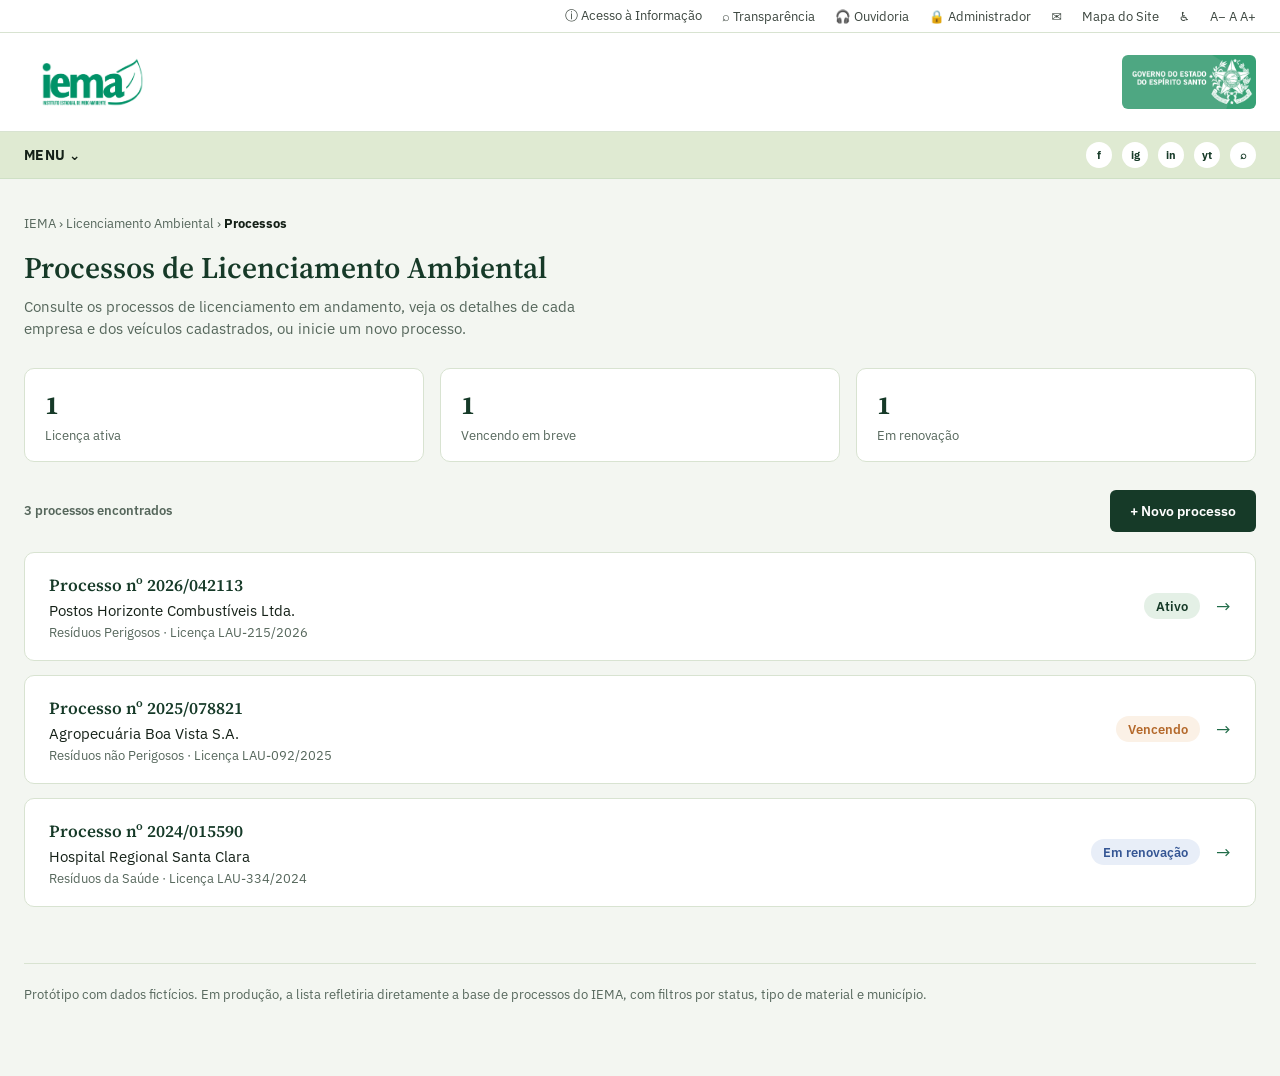
<file: index.html>
<!DOCTYPE html>
<html lang="pt-BR">
<head>
<meta charset="UTF-8">
<meta name="viewport" content="width=device-width, initial-scale=1.0">
<title>Processos de Licenciamento — IEMA</title>
<link rel="preconnect" href="https://fonts.googleapis.com">
<link href="https://fonts.googleapis.com/css2?family=Source+Serif+4:opsz,wght@8..60,600;8..60,700&family=IBM+Plex+Sans:wght@400;500;600;700&display=swap" rel="stylesheet">
<link rel="stylesheet" href="style.css">
</head>
<body>

<header class="site-header">
  <div class="topbar">
    <div class="topbar-inner">
      <span class="tb-item">ⓘ Acesso à Informação</span>
      <span class="tb-item">⌕ Transparência</span>
      <span class="tb-item">🎧 Ouvidoria</span>
      <span class="tb-item">🔒 Administrador</span>
      <span class="tb-item">✉</span>
      <span class="tb-item">Mapa do Site</span>
      <span class="tb-item">♿</span>
      <span class="tb-item">A− A A+</span>
    </div>
  </div>
  <div class="mainhead">
    <div class="mainhead-inner">
      <div class="brand">
        <img src="assets/iema-logo.png" alt="IEMA — Instituto Estadual de Meio Ambiente" class="iema-logo">
      </div>
      <div class="gov">
        <img src="assets/governo-es.png" alt="Governo do Estado do Espírito Santo" class="gov-badge">
      </div>
    </div>
  </div>
  <nav class="menubar">
    <div class="menubar-inner">
      <button class="menu-btn">MENU ⌄</button>
      <div class="social">
        <span class="soc">f</span><span class="soc">ig</span><span class="soc">in</span><span class="soc">yt</span><span class="soc">⌕</span>
      </div>
    </div>
  </nav>
</header>

<div class="page-wrap">
  <p class="crumb">IEMA › Licenciamento Ambiental › <strong>Processos</strong></p>
  <h1 class="page-title">Processos de Licenciamento Ambiental</h1>
  <p class="page-sub">Consulte os processos de licenciamento em andamento, veja os detalhes de cada empresa e dos veículos cadastrados, ou inicie um novo processo.</p>

  <div class="stats-row">
    <div class="stat"><div class="stat-num">1</div><div class="stat-label">Licença ativa</div></div>
    <div class="stat"><div class="stat-num">1</div><div class="stat-label">Vencendo em breve</div></div>
    <div class="stat"><div class="stat-num">1</div><div class="stat-label">Em renovação</div></div>
  </div>

  <div class="toolbar">
    <span class="toolbar-count">3 processos encontrados</span>
    <a class="btn-primary" href="cadastro.html">+ Novo processo</a>
  </div>

  <div class="proc-list">
    <a class="proc-card" href="processo-1.html">
      <div class="proc-main">
        <span class="proc-num">Processo nº 2026/042113</span>
        <span class="proc-company">Postos Horizonte Combustíveis Ltda.</span>
        <span class="proc-meta">Resíduos Perigosos · Licença LAU-215/2026</span>
      </div>
      <div class="proc-right"><span class="badge ok">Ativo</span><span class="arrow">→</span></div>
    </a>

    <a class="proc-card" href="processo-2.html">
      <div class="proc-main">
        <span class="proc-num">Processo nº 2025/078821</span>
        <span class="proc-company">Agropecuária Boa Vista S.A.</span>
        <span class="proc-meta">Resíduos não Perigosos · Licença LAU-092/2025</span>
      </div>
      <div class="proc-right"><span class="badge warn">Vencendo</span><span class="arrow">→</span></div>
    </a>

    <a class="proc-card" href="processo-3.html">
      <div class="proc-main">
        <span class="proc-num">Processo nº 2024/015590</span>
        <span class="proc-company">Hospital Regional Santa Clara</span>
        <span class="proc-meta">Resíduos da Saúde · Licença LAU-334/2024</span>
      </div>
      <div class="proc-right"><span class="badge review">Em renovação</span><span class="arrow">→</span></div>
    </a>
  </div>

  <footer class="pfooter">
    Protótipo com dados fictícios. Em produção, a lista refletiria diretamente a base de processos do IEMA, com filtros por status, tipo de material e município.
  </footer>
</div>

</body>
</html>
</file>
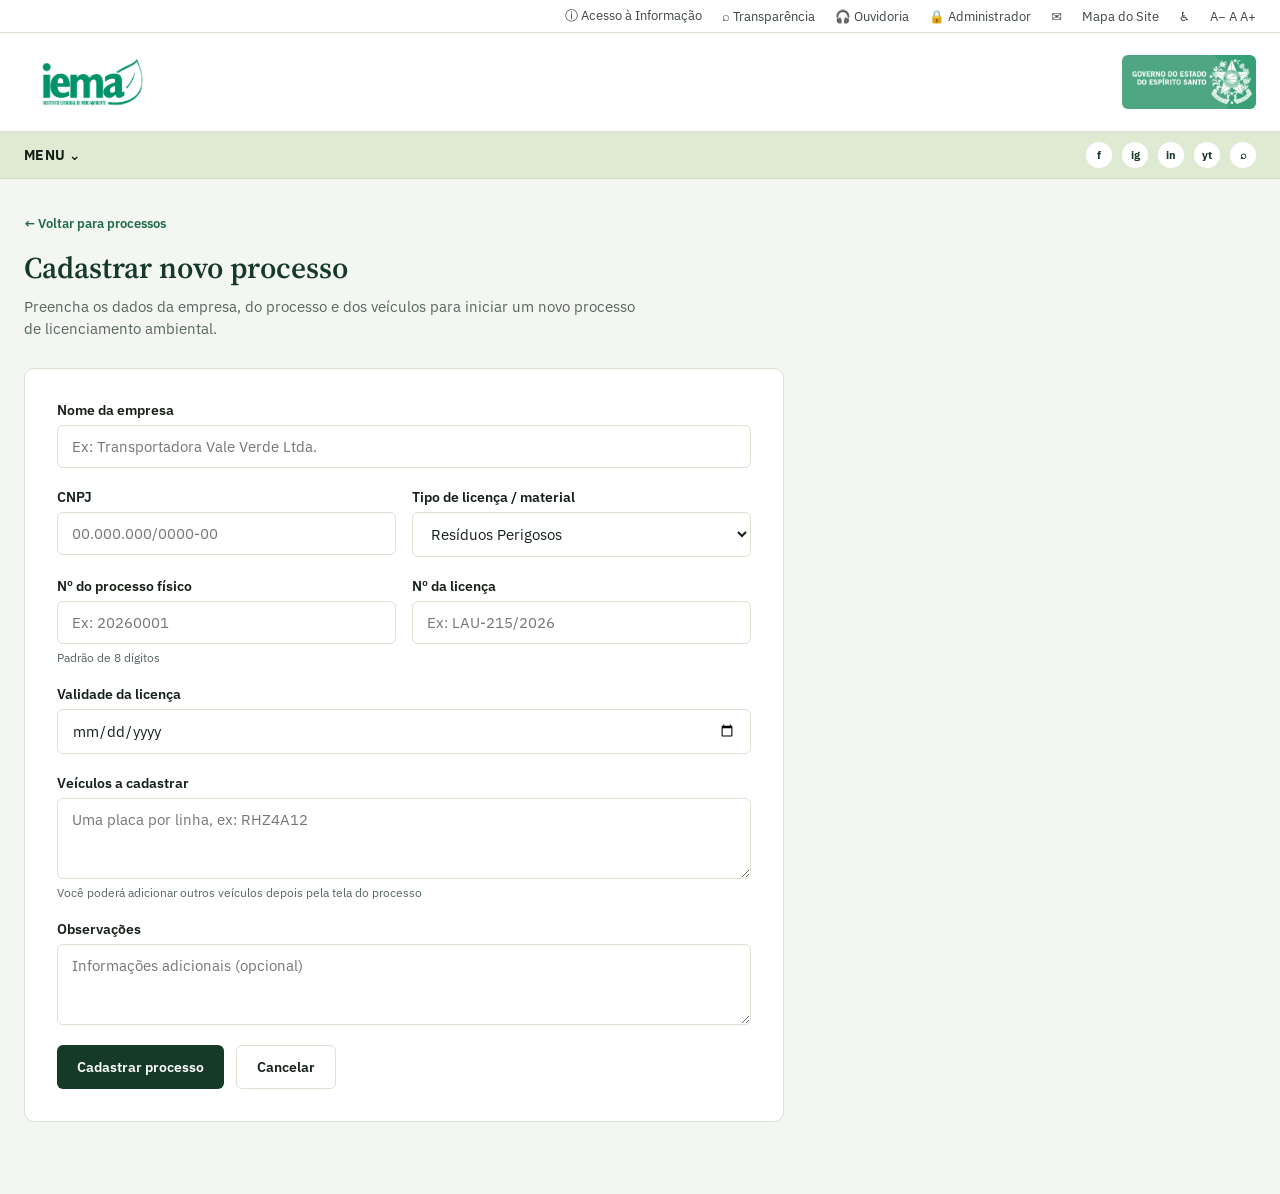
<file: cadastro.html>
<!DOCTYPE html>
<html lang="pt-BR">
<head>
<meta charset="UTF-8">
<meta name="viewport" content="width=device-width, initial-scale=1.0">
<title>Cadastrar processo — Licenciamento IEMA</title>
<link rel="preconnect" href="https://fonts.googleapis.com">
<link href="https://fonts.googleapis.com/css2?family=Source+Serif+4:opsz,wght@8..60,600;8..60,700&family=IBM+Plex+Sans:wght@400;500;600;700&display=swap" rel="stylesheet">
<link rel="stylesheet" href="style.css">
</head>
<body>

<header class="site-header">
  <div class="topbar">
    <div class="topbar-inner">
      <span class="tb-item">ⓘ Acesso à Informação</span>
      <span class="tb-item">⌕ Transparência</span>
      <span class="tb-item">🎧 Ouvidoria</span>
      <span class="tb-item">🔒 Administrador</span>
      <span class="tb-item">✉</span>
      <span class="tb-item">Mapa do Site</span>
      <span class="tb-item">♿</span>
      <span class="tb-item">A− A A+</span>
    </div>
  </div>
  <div class="mainhead">
    <div class="mainhead-inner">
      <div class="brand">
        <img src="assets/iema-logo.png" alt="IEMA — Instituto Estadual de Meio Ambiente" class="iema-logo">
      </div>
      <div class="gov">
        <img src="assets/governo-es.png" alt="Governo do Estado do Espírito Santo" class="gov-badge">
      </div>
    </div>
  </div>
  <nav class="menubar">
    <div class="menubar-inner">
      <button class="menu-btn">MENU ⌄</button>
      <div class="social">
        <span class="soc">f</span><span class="soc">ig</span><span class="soc">in</span><span class="soc">yt</span><span class="soc">⌕</span>
      </div>
    </div>
  </nav>
</header>

<div class="page-wrap">
  <p class="crumb"><a href="index.html">← Voltar para processos</a></p>
  <h1 class="page-title">Cadastrar novo processo</h1>
  <p class="page-sub">Preencha os dados da empresa, do processo e dos veículos para iniciar um novo processo de licenciamento ambiental.</p>

  <div class="form-card" id="formCard">
    <div class="field">
      <label for="empresa">Nome da empresa</label>
      <input type="text" id="empresa" placeholder="Ex: Transportadora Vale Verde Ltda.">
    </div>

    <div class="field-row">
      <div class="field">
        <label for="cnpj">CNPJ</label>
        <input type="text" id="cnpj" placeholder="00.000.000/0000-00">
      </div>
      <div class="field">
        <label for="material">Tipo de licença / material</label>
        <select id="material">
          <option>Resíduos Perigosos</option>
          <option>Produtos Perigosos</option>
          <option>Resíduos da Saúde</option>
          <option>Resíduos de Construção Civil</option>
          <option>Resíduos não Perigosos</option>
        </select>
      </div>
    </div>

    <div class="field-row">
      <div class="field">
        <label for="processo">Nº do processo físico</label>
        <input type="text" id="processo" placeholder="Ex: 20260001" maxlength="8">
        <span class="hint-text">Padrão de 8 dígitos</span>
      </div>
      <div class="field">
        <label for="licenca">Nº da licença</label>
        <input type="text" id="licenca" placeholder="Ex: LAU-215/2026">
      </div>
    </div>

    <div class="field">
      <label for="validade">Validade da licença</label>
      <input type="date" id="validade">
    </div>

    <div class="field">
      <label for="veiculos">Veículos a cadastrar</label>
      <textarea id="veiculos" rows="3" placeholder="Uma placa por linha, ex: RHZ4A12"></textarea>
      <span class="hint-text">Você poderá adicionar outros veículos depois pela tela do processo</span>
    </div>

    <div class="field">
      <label for="obs">Observações</label>
      <textarea id="obs" rows="3" placeholder="Informações adicionais (opcional)"></textarea>
    </div>

    <div class="form-actions">
      <button class="btn-primary" onclick="cadastrarProcesso()">Cadastrar processo</button>
      <a class="btn-secondary" href="index.html">Cancelar</a>
    </div>
  </div>

  <div class="success-card" id="successCard">
    <div class="success-icon">✓</div>
    <h2>Processo cadastrado com sucesso</h2>
    <p>Este é um protótipo — nenhum dado foi enviado de fato. Em produção, o processo entraria na fila de análise do IEMA e receberia um número de protocolo.</p>
    <div class="success-actions">
      <button class="btn-primary" onclick="novoCadastro()">Cadastrar outro processo</button>
      <a class="btn-secondary" href="index.html">Ver lista de processos</a>
    </div>
  </div>
</div>

<script>
  function cadastrarProcesso(){
    document.getElementById('formCard').style.display = 'none';
    document.getElementById('successCard').classList.add('show');
  }
  function novoCadastro(){
    document.getElementById('successCard').classList.remove('show');
    document.getElementById('formCard').style.display = 'block';
    document.querySelectorAll('#formCard input, #formCard textarea').forEach(el => el.value = '');
    document.getElementById('material').selectedIndex = 0;
  }
</script>

</body>
</html>
</file>
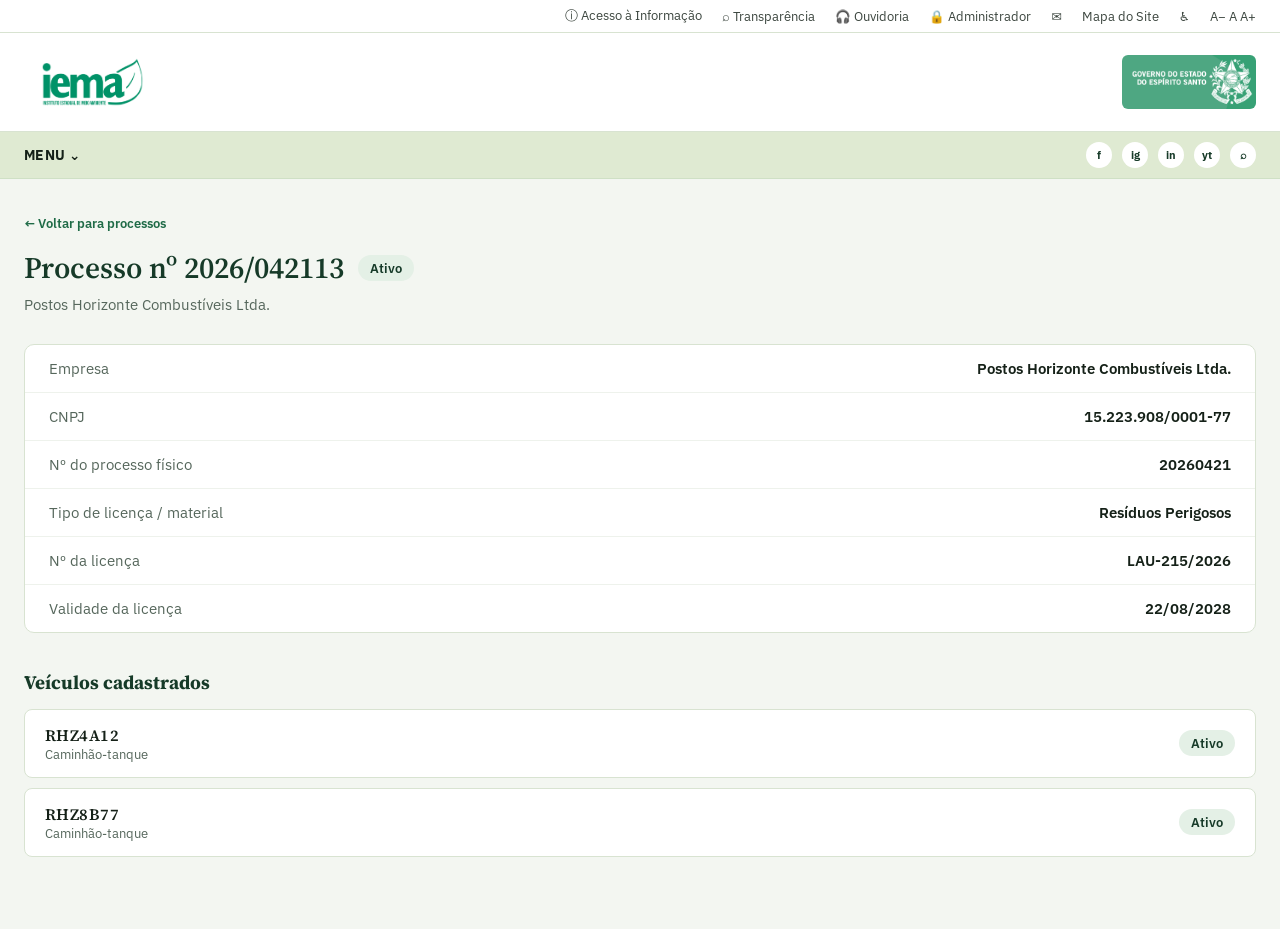
<file: processo-1.html>
<!DOCTYPE html>
<html lang="pt-BR">
<head>
<meta charset="UTF-8">
<meta name="viewport" content="width=device-width, initial-scale=1.0">
<title>Processo 2026/042113 — Licenciamento IEMA</title>
<link rel="preconnect" href="https://fonts.googleapis.com">
<link href="https://fonts.googleapis.com/css2?family=Source+Serif+4:opsz,wght@8..60,600;8..60,700&family=IBM+Plex+Sans:wght@400;500;600;700&display=swap" rel="stylesheet">
<link rel="stylesheet" href="style.css">
</head>
<body>

<header class="site-header">
  <div class="topbar">
    <div class="topbar-inner">
      <span class="tb-item">ⓘ Acesso à Informação</span>
      <span class="tb-item">⌕ Transparência</span>
      <span class="tb-item">🎧 Ouvidoria</span>
      <span class="tb-item">🔒 Administrador</span>
      <span class="tb-item">✉</span>
      <span class="tb-item">Mapa do Site</span>
      <span class="tb-item">♿</span>
      <span class="tb-item">A− A A+</span>
    </div>
  </div>
  <div class="mainhead">
    <div class="mainhead-inner">
      <div class="brand">
        <img src="assets/iema-logo.png" alt="IEMA — Instituto Estadual de Meio Ambiente" class="iema-logo">
      </div>
      <div class="gov">
        <img src="assets/governo-es.png" alt="Governo do Estado do Espírito Santo" class="gov-badge">
      </div>
    </div>
  </div>
  <nav class="menubar">
    <div class="menubar-inner">
      <button class="menu-btn">MENU ⌄</button>
      <div class="social">
        <span class="soc">f</span><span class="soc">ig</span><span class="soc">in</span><span class="soc">yt</span><span class="soc">⌕</span>
      </div>
    </div>
  </nav>
</header>

<div class="page-wrap">
  <p class="crumb"><a href="index.html">← Voltar para processos</a></p>
  <div class="detail-top">
    <h1 class="page-title">Processo nº 2026/042113</h1>
    <span class="badge ok">Ativo</span>
  </div>
  <p class="page-sub">Postos Horizonte Combustíveis Ltda.</p>

  <div class="info-card">
    <div class="info-row"><span class="label">Empresa</span><span class="value">Postos Horizonte Combustíveis Ltda.</span></div>
    <div class="info-row"><span class="label">CNPJ</span><span class="value">15.223.908/0001-77</span></div>
    <div class="info-row"><span class="label">Nº do processo físico</span><span class="value">20260421</span></div>
    <div class="info-row"><span class="label">Tipo de licença / material</span><span class="value">Resíduos Perigosos</span></div>
    <div class="info-row"><span class="label">Nº da licença</span><span class="value">LAU-215/2026</span></div>
    <div class="info-row"><span class="label">Validade da licença</span><span class="value">22/08/2028</span></div>
  </div>

  <h2 class="section-title">Veículos cadastrados</h2>
  <div class="vehicle-list">
    <div class="vehicle-card">
      <div><div class="v-plate">RHZ4A12</div><div class="v-type">Caminhão-tanque</div></div>
      <span class="badge ok">Ativo</span>
    </div>
    <div class="vehicle-card">
      <div><div class="v-plate">RHZ8B77</div><div class="v-type">Caminhão-tanque</div></div>
      <span class="badge ok">Ativo</span>
    </div>
  </div>
</div>

</body>
</html>
</file>
<file: style.css>
:root{
  --green-deep:#163a28; --green:#1f6b47; --green-light:#58a378;
  --menu-bg:#dfead2; --ink:#152118; --ink-soft:#56675c;
  --border:#d8e3d1; --bg-page:#f3f6f1; --card:#ffffff;
  --amber:#b4692b; --amber-bg:#fbf1e6; --red:#a23b32; --red-bg:#faecea;
}
*{box-sizing:border-box}
body{margin:0;font-family:'IBM Plex Sans',system-ui,sans-serif;background:var(--bg-page);color:var(--ink)}
a{color:var(--green);text-decoration:none}

/* ---------- Cabeçalho institucional ---------- */
.site-header{width:100%}

.topbar{background:#fff;border-bottom:1px solid var(--border);font-size:12.5px;color:#3c463f}
.topbar-inner{max-width:1280px;margin:0 auto;padding:7px 24px;display:flex;gap:20px;justify-content:flex-end;flex-wrap:wrap}
.tb-item{display:flex;align-items:center;gap:5px;white-space:nowrap}

.mainhead{background:#ffffff;border-bottom:1px solid var(--border);padding:18px 0}
.mainhead-inner{max-width:1280px;margin:0 auto;padding:0 24px;display:flex;justify-content:space-between;align-items:center;gap:20px;flex-wrap:wrap}
.brand img.iema-logo{height:62px;width:auto;display:block}
.gov img.gov-badge{height:54px;width:auto;display:block;border-radius:6px}

.menubar{background:var(--menu-bg);border-bottom:1px solid #cfe0c5}
.menubar-inner{max-width:1280px;margin:0 auto;padding:10px 24px;display:flex;justify-content:space-between;align-items:center}
.menu-btn{background:none;border:none;font-weight:700;font-size:13.5px;color:var(--ink);cursor:pointer;letter-spacing:.03em;padding:4px 0;font-family:inherit}
.social{display:flex;gap:10px;font-size:11px;color:var(--green-deep);font-weight:700}
.soc{width:26px;height:26px;border-radius:50%;display:flex;align-items:center;justify-content:center;background:#fff}

/* ---------- Conteúdo da página ---------- */
.page-wrap{max-width:1280px;margin:0 auto;padding:36px 24px 72px}
.crumb{font-size:12.5px;color:var(--ink-soft);margin:0 0 16px}
.crumb a{font-weight:600}
.crumb strong{color:var(--ink)}

.page-title{font-family:'Source Serif 4',serif;font-size:30px;color:var(--green-deep);margin:0 0 8px;font-weight:600}
.page-sub{color:var(--ink-soft);font-size:14.5px;max-width:68ch;margin:0 0 28px;line-height:1.5}

.detail-top{display:flex;align-items:center;gap:14px;flex-wrap:wrap;margin-bottom:6px}
.detail-top .page-title{margin:0}

/* ---------- Estatísticas (tela inicial) ---------- */
.stats-row{display:grid;grid-template-columns:repeat(3,1fr);gap:16px;margin-bottom:28px}
.stat{background:var(--card);border:1px solid var(--border);border-radius:10px;padding:18px 20px}
.stat-num{font-family:'Source Serif 4',serif;font-size:26px;font-weight:700;color:var(--green-deep)}
.stat-label{font-size:12.5px;color:var(--ink-soft);margin-top:4px}

/* ---------- Lista de processos ---------- */
.toolbar{display:flex;justify-content:space-between;align-items:center;margin-bottom:20px;flex-wrap:wrap;gap:12px}
.toolbar-count{font-size:13px;color:var(--ink-soft);font-weight:600}

.btn-primary{background:var(--green-deep);color:#fff;border:none;padding:12px 20px;border-radius:6px;font-weight:600;font-size:14px;cursor:pointer;text-decoration:none;display:inline-block;font-family:inherit}
.btn-primary:hover{background:#0f2c1e}
.btn-secondary{background:#fff;border:1.5px solid var(--border);color:var(--ink);padding:12px 20px;border-radius:6px;font-weight:600;font-size:14px;text-decoration:none;display:inline-block;cursor:pointer;font-family:inherit}
.btn-secondary:hover{border-color:var(--green)}

.proc-list{display:flex;flex-direction:column;gap:14px}
.proc-card{background:var(--card);border:1px solid var(--border);border-radius:10px;padding:20px 24px;display:flex;justify-content:space-between;align-items:center;gap:20px;color:var(--ink);transition:border-color .15s}
.proc-card:hover{border-color:var(--green)}
.proc-main{display:flex;flex-direction:column;gap:4px}
.proc-num{font-family:'Source Serif 4',serif;font-weight:600;font-size:17px;color:var(--green-deep)}
.proc-company{font-size:14.5px;color:var(--ink)}
.proc-meta{font-size:12.5px;color:var(--ink-soft)}
.proc-right{display:flex;align-items:center;gap:16px}
.arrow{color:var(--green);font-size:18px}

.badge{font-size:12.5px;font-weight:600;padding:5px 12px;border-radius:20px;white-space:nowrap}
.badge.ok{background:#e4f0e6;color:var(--green-deep)}
.badge.warn{background:var(--amber-bg);color:var(--amber)}
.badge.review{background:#e8eef8;color:#355694}
.badge.hold{background:#f1eee8;color:#7a6a4d}

/* ---------- Tela de detalhe ---------- */
.banner-warn{background:var(--amber-bg);border:1px solid #efd3b3;color:var(--amber);border-radius:8px;padding:12px 18px;font-size:13.5px;margin:0 0 24px}
.banner-review{background:#e8eef8;border:1px solid #c8d6ef;color:#355694;border-radius:8px;padding:12px 18px;font-size:13.5px;margin:0 0 24px}

.info-card{background:var(--card);border:1px solid var(--border);border-radius:10px;margin:0 0 36px;overflow:hidden}
.info-row{display:flex;justify-content:space-between;padding:14px 24px;border-bottom:1px solid #eef2ec;font-size:14.5px;gap:16px}
.info-row:last-child{border-bottom:none}
.info-row .label{color:var(--ink-soft)}
.info-row .value{font-weight:600;text-align:right}

.section-title{font-family:'Source Serif 4',serif;font-size:19px;color:var(--green-deep);margin:0 0 14px}
.vehicle-list{display:flex;flex-direction:column;gap:10px}
.vehicle-card{background:var(--card);border:1px solid var(--border);border-radius:8px;padding:14px 20px;display:flex;justify-content:space-between;align-items:center;flex-wrap:wrap;gap:10px}
.v-plate{font-family:'Source Serif 4',serif;font-weight:600;font-size:16px;letter-spacing:.03em}
.v-type{font-size:13px;color:var(--ink-soft)}

/* ---------- Formulário de cadastro ---------- */
.form-card{background:var(--card);border:1px solid var(--border);border-radius:10px;padding:32px;max-width:760px}
.field{margin-bottom:20px;display:flex;flex-direction:column;gap:6px}
.field label{font-size:13.5px;font-weight:600;color:var(--ink)}
.field input,.field select,.field textarea{font-family:'IBM Plex Sans',sans-serif;font-size:14.5px;padding:11px 14px;border:1.5px solid var(--border);border-radius:6px;background:#fff;color:var(--ink);width:100%}
.field input:focus,.field select:focus,.field textarea:focus{outline:none;border-color:var(--green)}
.field textarea{resize:vertical;font-family:'IBM Plex Sans',sans-serif}
.field-row{display:grid;grid-template-columns:1fr 1fr;gap:16px}
.hint-text{font-size:12px;color:var(--ink-soft)}
.form-actions{display:flex;gap:12px;margin-top:8px}

.success-card{background:var(--card);border:1px solid var(--border);border-radius:10px;padding:48px 40px;text-align:center;max-width:640px;display:none}
.success-card.show{display:block}
.success-icon{width:56px;height:56px;border-radius:50%;background:#e4f0e6;color:var(--green-deep);display:flex;align-items:center;justify-content:center;font-size:26px;margin:0 auto 18px;font-weight:700}
.success-card h2{font-family:'Source Serif 4',serif;font-size:21px;color:var(--green-deep);margin:0 0 10px}
.success-card p{color:var(--ink-soft);font-size:14.5px;line-height:1.55;margin:0 0 24px}
.success-actions{display:flex;gap:12px;justify-content:center;flex-wrap:wrap}

footer.pfooter{margin-top:56px;padding-top:20px;border-top:1px solid var(--border);font-size:12.5px;color:var(--ink-soft);line-height:1.6}

@media (max-width: 640px){
  .field-row{grid-template-columns:1fr}
  .stats-row{grid-template-columns:1fr}
  .proc-card{flex-direction:column;align-items:flex-start}
  .proc-right{width:100%;justify-content:space-between}
}
</file>
